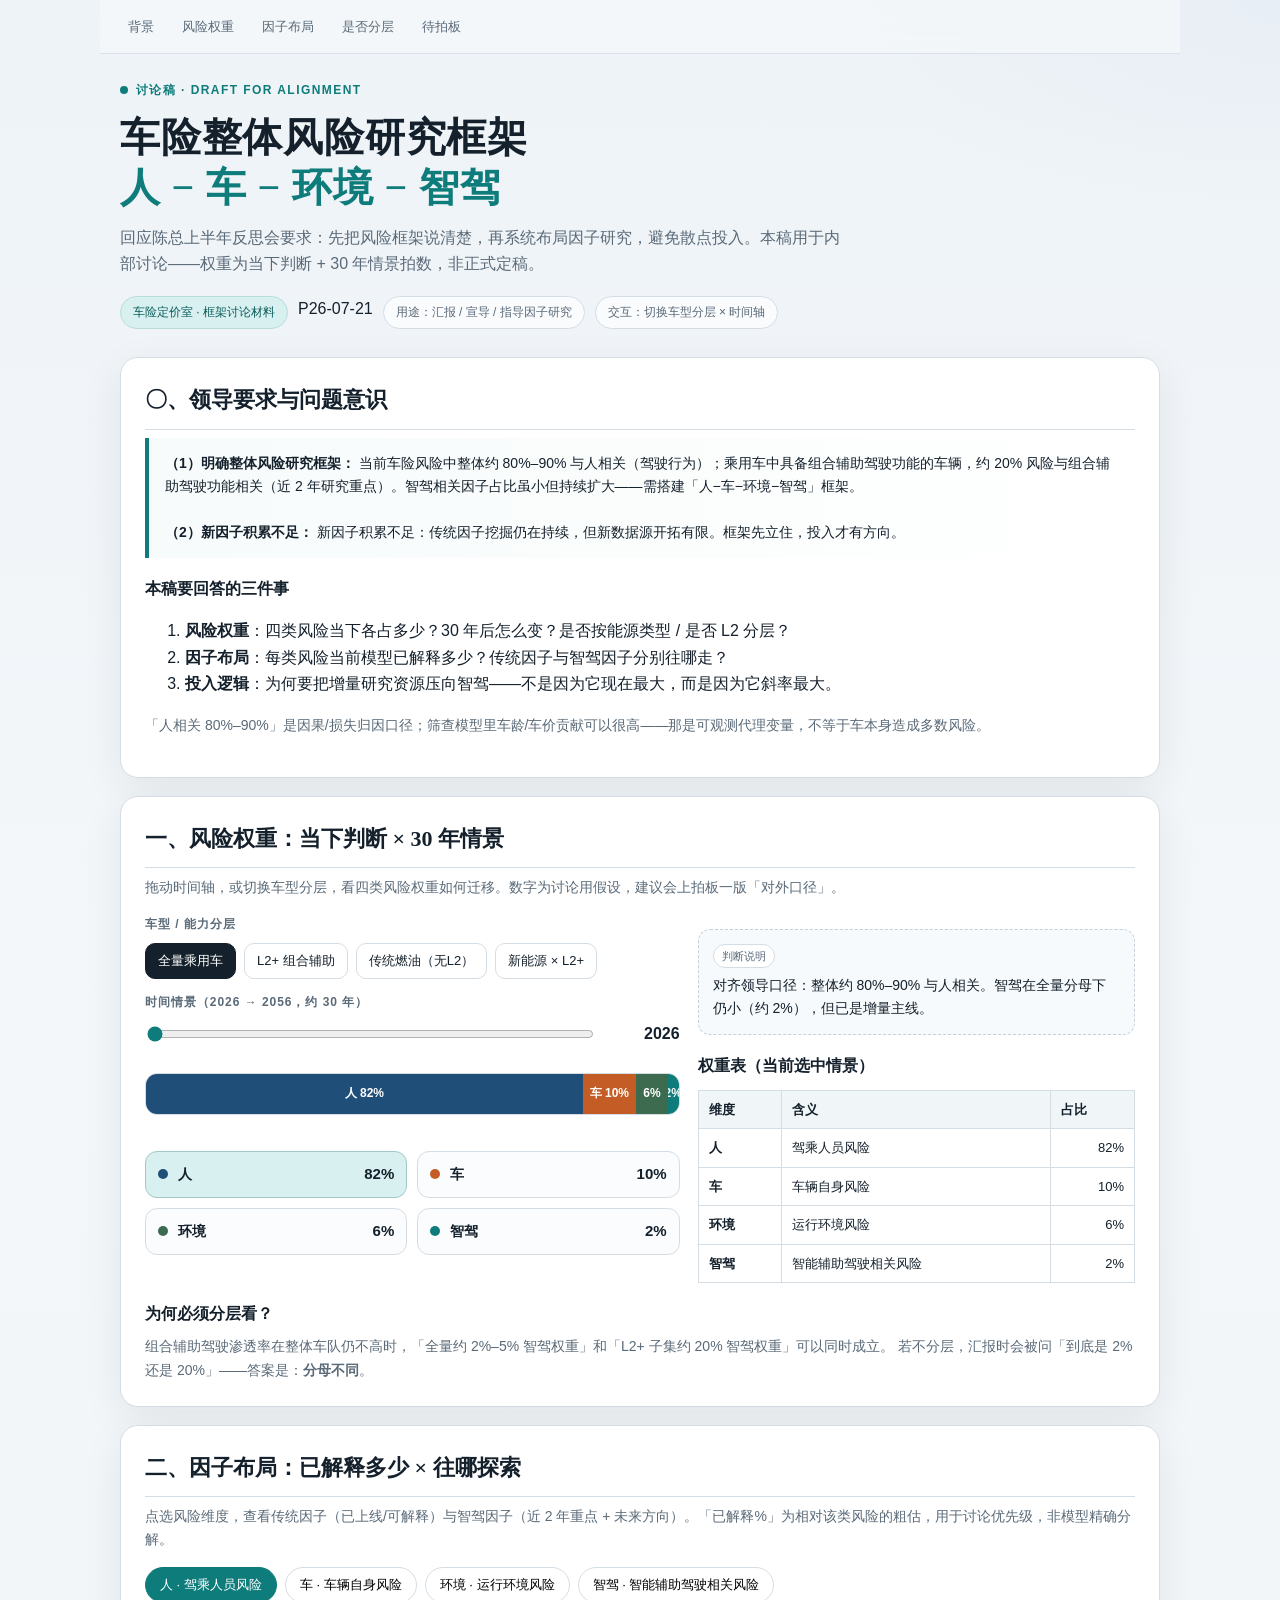
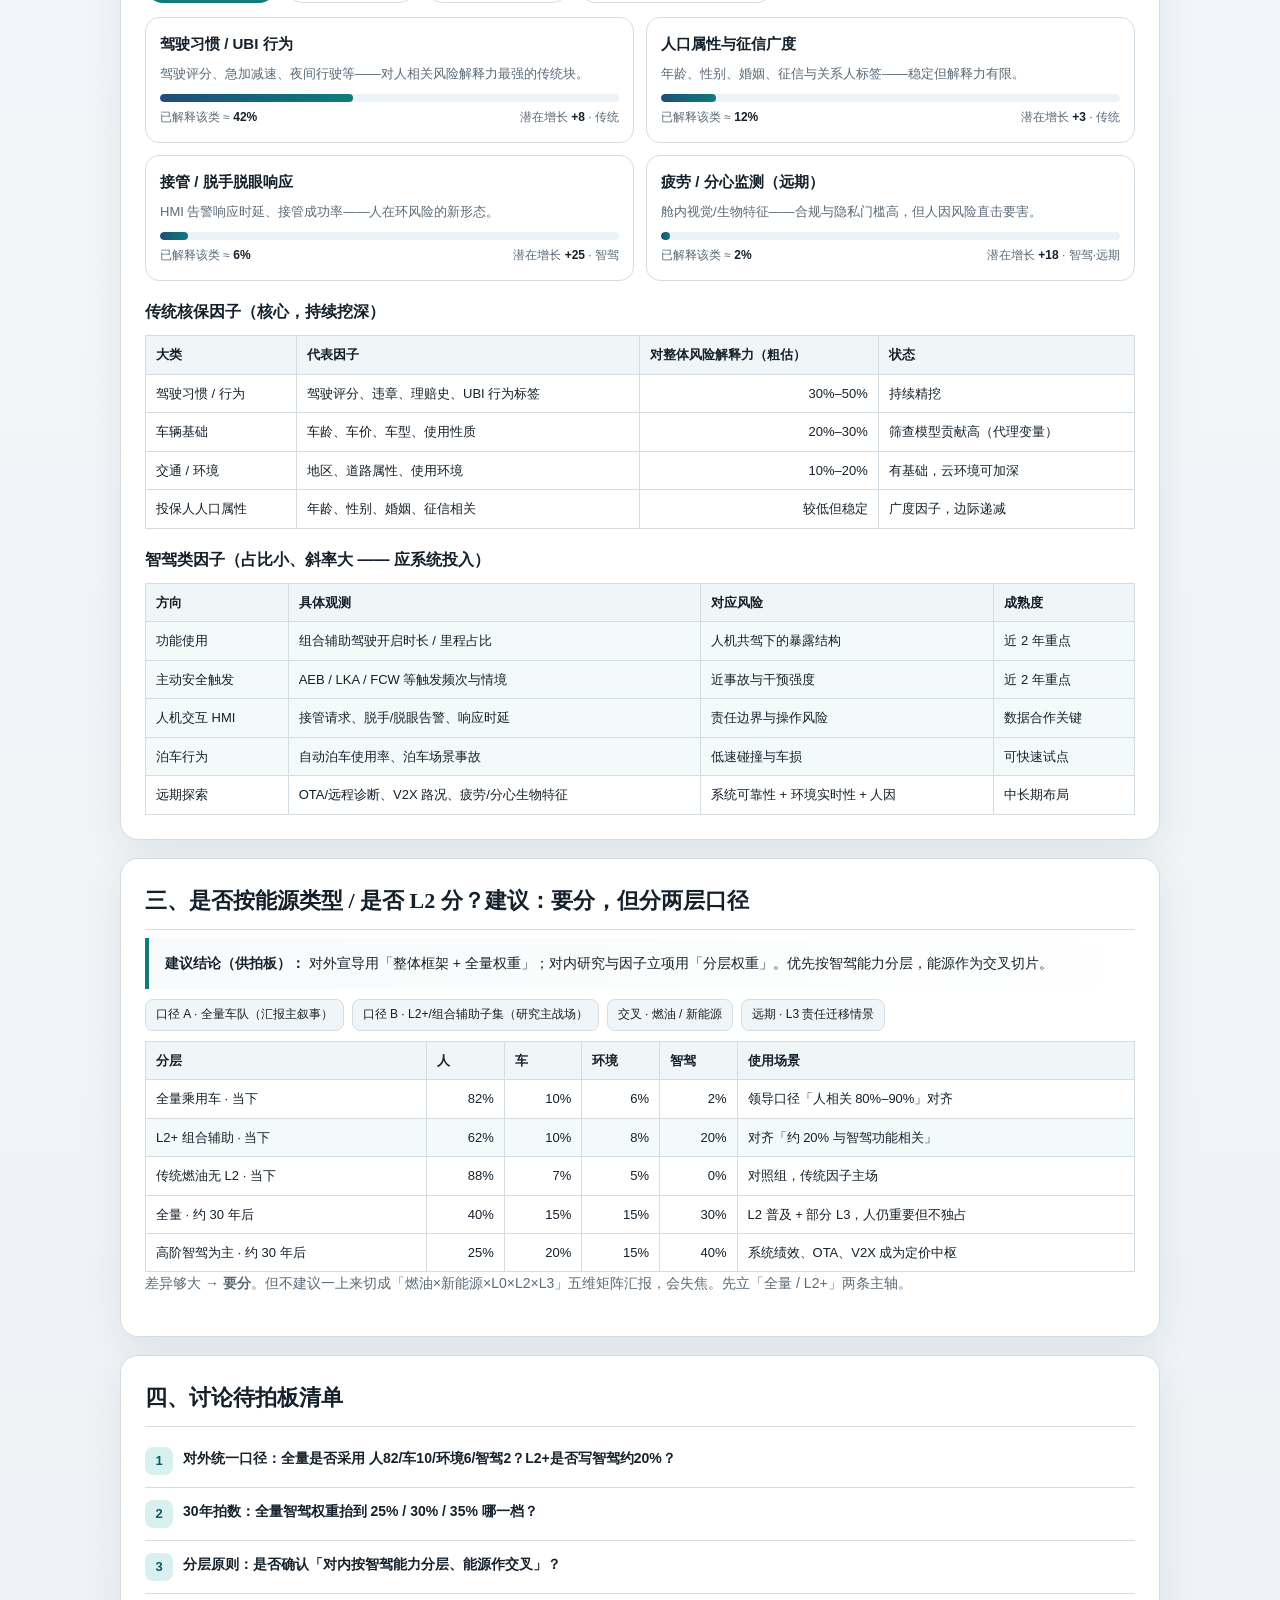
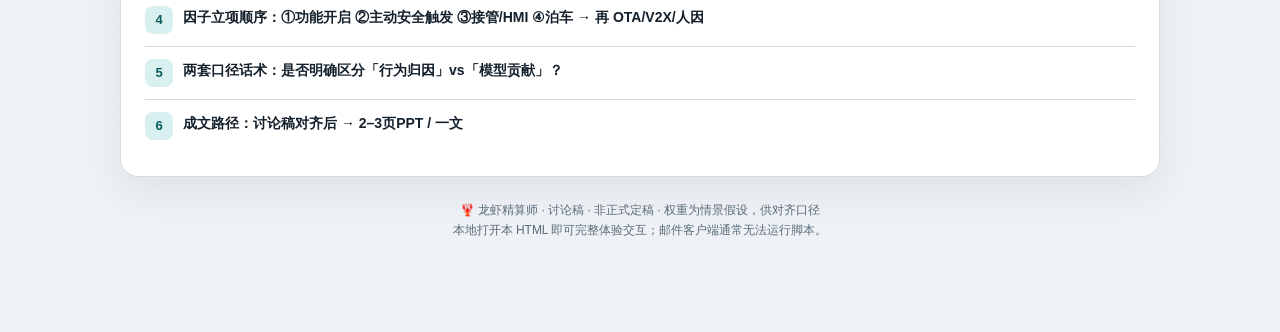
<file: data/reports/auto-risk-framework/index.html>
<!DOCTYPE html>
<html lang="zh-Hans">
<head>
<meta charset="utf-8">
<meta name="viewport" content="width=device-width, initial-scale=1">
<title>人−车−环境−智驾｜车险整体风险研究框架（讨论稿）</title>
<style>
  :root {
    --ink: #14202b;
    --muted: #5a6a78;
    --line: #d5dde4;
    --paper: #f4f7fa;
    --card: #ffffff;
    --accent: #0e7c7b;
    --accent-soft: #d8f0ef;
    --person: #1f4e79;
    --vehicle: #c45c26;
    --env: #3d6b4f;
    --adas: #0e7c7b;
    --warn: #9a3412;
    --shadow: 0 12px 40px rgba(20, 32, 43, 0.08);
    --font-display: "Source Han Serif SC", "Noto Serif SC", "Songti SC", "STSong", serif;
    --font-body: "PingFang SC", "Hiragino Sans GB", "Microsoft YaHei", sans-serif;
  }

  * { box-sizing: border-box; }
  html { scroll-behavior: smooth; }
  body {
    margin: 0;
    font-family: var(--font-body);
    color: var(--ink);
    background:
      radial-gradient(1200px 500px at 10% -10%, #d8f0ef 0%, transparent 55%),
      radial-gradient(900px 420px at 100% 0%, #e8eef5 0%, transparent 50%),
      linear-gradient(180deg, #eef3f7 0%, var(--paper) 28%, #eef2f6 100%);
    line-height: 1.65;
  }

  .wrap { max-width: 1080px; margin: 0 auto; padding: 28px 20px 80px; }

  .badge {
    display: inline-flex;
    align-items: center;
    gap: 8px;
    font-size: 12px;
    letter-spacing: 0.12em;
    text-transform: uppercase;
    color: var(--accent);
    font-weight: 600;
  }
  .badge::before {
    content: "";
    width: 8px; height: 8px;
    border-radius: 50%;
    background: var(--accent);
  }

  h1 {
    font-family: var(--font-display);
    font-weight: 700;
    font-size: clamp(28px, 4vw, 40px);
    line-height: 1.25;
    margin: 10px 0 12px;
    letter-spacing: 0.02em;
  }
  h1 em {
    font-style: normal;
    color: var(--accent);
  }

  .lead {
    font-size: 16px;
    color: var(--muted);
    max-width: 720px;
    margin: 0 0 18px;
  }

  .meta-row {
    display: flex;
    flex-wrap: wrap;
    gap: 10px;
    margin-bottom: 28px;
  }
  .chip {
    font-size: 12px;
    padding: 6px 12px;
    border: 1px solid var(--line);
    background: rgba(255,255,255,0.7);
    border-radius: 999px;
    color: var(--muted);
  }
  .chip.strong {
    border-color: #b8ddd9;
    background: var(--accent-soft);
    color: #0a5c5b;
  }

  section {
    background: var(--card);
    border: 1px solid var(--line);
    border-radius: 18px;
    padding: 24px;
    margin: 18px 0;
    box-shadow: var(--shadow);
  }

  section h2 {
    font-family: var(--font-display);
    font-size: 22px;
    margin: 0 0 8px;
    padding-bottom: 10px;
    border-bottom: 1px solid var(--line);
  }
  section h3 {
    font-size: 16px;
    margin: 18px 0 8px;
  }
  .sec-note { color: var(--muted); font-size: 14px; margin: 0 0 16px; }

  .callout {
    background: linear-gradient(90deg, #f7fbfb, #fff);
    border-left: 4px solid var(--accent);
    padding: 14px 16px;
    border-radius: 0 12px 12px 0;
    font-size: 14px;
  }
  .callout strong { color: var(--ink); }

  .grid-2 {
    display: grid;
    grid-template-columns: 1.1fr 0.9fr;
    gap: 18px;
  }
  @media (max-width: 860px) {
    .grid-2 { grid-template-columns: 1fr; }
  }

  .controls {
    display: flex;
    flex-direction: column;
    gap: 14px;
  }
  .control-block label {
    display: block;
    font-size: 12px;
    letter-spacing: 0.08em;
    color: var(--muted);
    margin-bottom: 8px;
    font-weight: 600;
  }
  .seg {
    display: flex;
    flex-wrap: wrap;
    gap: 8px;
  }
  .seg button {
    appearance: none;
    border: 1px solid var(--line);
    background: #fff;
    color: var(--ink);
    padding: 8px 12px;
    border-radius: 10px;
    font-size: 13px;
    cursor: pointer;
    transition: 0.18s ease;
  }
  .seg button:hover { border-color: #9ec9c6; }
  .seg button.active {
    background: var(--ink);
    color: #fff;
    border-color: var(--ink);
  }

  .year-row {
    display: flex;
    align-items: center;
    gap: 12px;
  }
  input[type="range"] {
    flex: 1;
    accent-color: var(--accent);
  }
  .year-val {
    min-width: 72px;
    text-align: right;
    font-weight: 700;
    font-variant-numeric: tabular-nums;
  }

  .stack {
    display: flex;
    height: 42px;
    border-radius: 12px;
    overflow: hidden;
    border: 1px solid var(--line);
    margin: 12px 0 8px;
  }
  .stack span {
    display: flex;
    align-items: center;
    justify-content: center;
    color: #fff;
    font-size: 12px;
    font-weight: 700;
    transition: width 0.45s cubic-bezier(.2,.8,.2,1);
    white-space: nowrap;
    overflow: hidden;
  }
  .c-person { background: var(--person); }
  .c-vehicle { background: var(--vehicle); }
  .c-env { background: var(--env); }
  .c-adas { background: var(--adas); }

  .legend {
    display: grid;
    grid-template-columns: repeat(2, minmax(0, 1fr));
    gap: 10px;
    margin-top: 14px;
  }
  .legend-item {
    display: flex;
    align-items: center;
    gap: 10px;
    padding: 10px 12px;
    border: 1px solid var(--line);
    border-radius: 12px;
    background: #fafcfd;
    cursor: pointer;
    transition: 0.15s ease;
  }
  .legend-item:hover, .legend-item.selected {
    border-color: #9ec9c6;
    background: var(--accent-soft);
  }
  .dot {
    width: 10px; height: 10px; border-radius: 50%; flex-shrink: 0;
  }
  .legend-item .name { font-weight: 600; font-size: 14px; }
  .legend-item .pct {
    margin-left: auto;
    font-variant-numeric: tabular-nums;
    font-weight: 700;
    font-size: 15px;
  }

  .judge-box {
    margin-top: 14px;
    padding: 14px;
    border-radius: 12px;
    background: #f7fafc;
    border: 1px dashed #c5d0da;
    font-size: 14px;
    min-height: 88px;
  }
  .judge-box .tag {
    display: inline-block;
    font-size: 11px;
    padding: 2px 8px;
    border-radius: 999px;
    background: #fff;
    border: 1px solid var(--line);
    color: var(--muted);
    margin-bottom: 6px;
  }

  .factor-tabs {
    display: flex;
    gap: 8px;
    flex-wrap: wrap;
    margin: 8px 0 14px;
  }
  .factor-tabs button {
    appearance: none;
    border: 1px solid var(--line);
    background: #fff;
    padding: 8px 14px;
    border-radius: 999px;
    cursor: pointer;
    font-size: 13px;
  }
  .factor-tabs button.active {
    background: var(--accent);
    border-color: var(--accent);
    color: #fff;
  }

  .factor-grid {
    display: grid;
    grid-template-columns: repeat(2, minmax(0, 1fr));
    gap: 12px;
  }
  @media (max-width: 700px) {
    .factor-grid, .legend { grid-template-columns: 1fr; }
  }

  .factor-card {
    border: 1px solid var(--line);
    border-radius: 14px;
    padding: 14px;
    background: #fff;
    cursor: pointer;
    transition: transform 0.18s ease, border-color 0.18s ease;
  }
  .factor-card:hover { transform: translateY(-2px); border-color: #9ec9c6; }
  .factor-card h4 {
    margin: 0 0 6px;
    font-size: 15px;
  }
  .factor-card p {
    margin: 0;
    font-size: 13px;
    color: var(--muted);
  }
  .bar-track {
    height: 8px;
    background: #edf2f6;
    border-radius: 999px;
    margin: 10px 0 6px;
    overflow: hidden;
  }
  .bar-fill {
    height: 100%;
    border-radius: 999px;
    background: linear-gradient(90deg, var(--person), var(--accent));
    width: 0;
    transition: width 0.5s ease;
  }
  .factor-meta {
    display: flex;
    justify-content: space-between;
    font-size: 12px;
    color: var(--muted);
  }
  .factor-meta b { color: var(--ink); }

  .detail-panel {
    margin-top: 14px;
    padding: 14px 16px;
    border-radius: 12px;
    background: #0f1a24;
    color: #e8eef4;
    font-size: 14px;
    display: none;
  }
  .detail-panel.show { display: block; animation: fadeIn 0.25s ease; }
  .detail-panel h4 { margin: 0 0 8px; color: #9fd7d4; }
  @keyframes fadeIn { from { opacity: 0; transform: translateY(4px);} to { opacity: 1; transform: none;} }

  table {
    width: 100%;
    border-collapse: collapse;
    font-size: 13px;
    margin-top: 10px;
  }
  th, td {
    border: 1px solid var(--line);
    padding: 8px 10px;
    text-align: left;
    vertical-align: top;
  }
  th { background: #f0f5f8; font-weight: 600; }
  td.num { font-variant-numeric: tabular-nums; text-align: right; white-space: nowrap; }
  tr.highlight td { background: #f3fbfa; }

  .todo-list {
    list-style: none;
    padding: 0;
    margin: 0;
  }
  .todo-list li {
    display: grid;
    grid-template-columns: 28px 1fr;
    gap: 10px;
    padding: 12px 0;
    border-bottom: 1px solid var(--line);
    font-size: 14px;
  }
  .todo-list li:last-child { border-bottom: none; }
  .todo-num {
    width: 28px; height: 28px;
    border-radius: 8px;
    background: var(--accent-soft);
    color: #0a5c5b;
    display: flex;
    align-items: center;
    justify-content: center;
    font-weight: 700;
    font-size: 13px;
  }

  .split-tags {
    display: flex;
    flex-wrap: wrap;
    gap: 8px;
    margin: 10px 0;
  }
  .split-tags span {
    font-size: 12px;
    padding: 5px 10px;
    border-radius: 8px;
    background: #f0f5f8;
    border: 1px solid var(--line);
  }

  .footer-note {
    margin-top: 24px;
    color: var(--muted);
    font-size: 12px;
    text-align: center;
  }

  .nav-mini {
    position: sticky;
    top: 0;
    z-index: 20;
    backdrop-filter: blur(10px);
    background: rgba(244,247,250,0.86);
    border-bottom: 1px solid rgba(213,221,228,0.8);
    margin: -28px -20px 22px;
    padding: 10px 20px;
    display: flex;
    gap: 12px;
    overflow-x: auto;
  }
  .nav-mini a {
    color: var(--muted);
    text-decoration: none;
    font-size: 13px;
    white-space: nowrap;
    padding: 6px 8px;
    border-radius: 8px;
  }
  .nav-mini a:hover { color: var(--ink); background: #fff; }
</style>
</head>
<body>
<div class="wrap">
  <nav class="nav-mini" aria-label="章节">
    <a href="#s0">背景</a>
    <a href="#s1">风险权重</a>
    <a href="#s2">因子布局</a>
    <a href="#s3">是否分层</a>
    <a href="#s4">待拍板</a>
  </nav>

  <div class="badge">讨论稿 · Draft for Alignment</div>
  <h1>车险整体风险研究框架<br><em>人 − 车 − 环境 − 智驾</em></h1>
  <p class="lead">
    回应陈总上半年反思会要求：先把风险框架说清楚，再系统布局因子研究，避免散点投入。本稿用于内部讨论——权重为当下判断 + 30 年情景拍数，非正式定稿。
  </p>
  <div class="meta-row">
    <span class="chip strong">车险定价室 · 框架讨论材料</span>
    P26-07-21</span>
    <span class="chip">用途：汇报 / 宣导 / 指导因子研究</span>
    <span class="chip">交互：切换车型分层 × 时间轴</span>
  </div>

  <!-- 背景 -->
  <section id="s0">
    <h2>〇、领导要求与问题意识</h2>
    <div class="callout">
      <strong>（1）明确整体风险研究框架：</strong>
      当前车险风险中整体约 80%–90% 与人相关（驾驶行为）；乘用车中具备组合辅助驾驶功能的车辆，约 20% 风险与组合辅助驾驶功能相关（近 2 年研究重点）。智驾相关因子占比虽小但持续扩大——需搭建「人−车−环境−智驾」框架。
      <br><br>
      <strong>（2）新因子积累不足：</strong>
      新因子积累不足：传统因子挖掘仍在持续，但新数据源开拓有限。框架先立住，投入才有方向。
    </div>
    <h3>本稿要回答的三件事</h3>
    <ol>
      <li><b>风险权重</b>：四类风险当下各占多少？30 年后怎么变？是否按能源类型 / 是否 L2 分层？</li>
      <li><b>因子布局</b>：每类风险当前模型已解释多少？传统因子与智驾因子分别往哪走？</li>
      <li><b>投入逻辑</b>：为何要把增量研究资源压向智驾——不是因为它现在最大，而是因为它斜率最大。</li>
    </ol>
    <p class="sec-note" style="margin-top:12px;">
      「人相关 80%–90%」是因果/损失归因口径；筛查模型里车龄/车价贡献可以很高——那是可观测代理变量，不等于车本身造成多数风险。
    </p>
  </section>

  <!-- 风险权重 -->
  <section id="s1">
    <h2>一、风险权重：当下判断 × 30 年情景</h2>
    <p class="sec-note">拖动时间轴，或切换车型分层，看四类风险权重如何迁移。数字为讨论用假设，建议会上拍板一版「对外口径」。</p>

    <div class="grid-2">
      <div class="controls">
        <div class="control-block">
          <label>车型 / 能力分层</label>
          <div class="seg" id="segButtons"></div>
        </div>
        <div class="control-block">
          <label>时间情景（2026 → 2056，约 30 年）</label>
          <div class="year-row">
            <input type="range" id="yearSlider" min="2026" max="2056" step="5" value="2026">
            <div class="year-val" id="yearLabel">2026</div>
          </div>
        </div>
        <div class="stack" id="stackBar" aria-hidden="true"></div>
        <div class="legend" id="legend"></div>
      </div>

      <div>
        <div class="judge-box" id="judgeBox">
          <div class="tag">判断说明</div>
          <div id="judgeText"></div>
        </div>
        <h3 style="margin-top:18px;">权重表（当前选中情景）</h3>
        <table>
          <thead>
            <tr>
              <th>维度</th>
              <th>含义</th>
              <th class="num">占比</th>
            </tr>
          </thead>
          <tbody id="weightTable"></tbody>
        </table>
      </div>
    </div>

    <h3>为何必须分层看？</h3>
    <p style="font-size:14px;color:var(--muted);margin:0;">
      组合辅助驾驶渗透率在整体车队仍不高时，「全量约 2%–5% 智驾权重」和「L2+ 子集约 20% 智驾权重」可以同时成立。
      若不分层，汇报时会被问「到底是 2% 还是 20%」——答案是：<b>分母不同</b>。
    </p>
  </section>

  <!-- 因子布局 -->
  <section id="s2">
    <h2>二、因子布局：已解释多少 × 往哪探索</h2>
    <p class="sec-note">点选风险维度，查看传统因子（已上线/可解释）与智驾因子（近 2 年重点 + 未来方向）。「已解释%」为相对该类风险的粗估，用于讨论优先级，非模型精确分解。</p>

    <div class="factor-tabs" id="dimTabs"></div>
    <div class="factor-grid" id="factorGrid"></div>
    <div class="detail-panel" id="detailPanel"></div>

    <h3>传统核保因子（核心，持续挖深）</h3>
    <table>
      <thead>
        <tr>
          <th>大类</th>
          <th>代表因子</th>
          <th>对整体风险解释力（粗估）</th>
          <th>状态</th>
        </tr>
      </thead>
      <tbody>
        <tr>
          <td>驾驶习惯 / 行为</td>
          <td>驾驶评分、违章、理赔史、UBI 行为标签</td>
          <td class="num">30%–50%</td>
          <td>持续精挖</td>
        </tr>
<tr>
          <td>车辆基础</td>
          <td>车龄、车价、车型、使用性质</td>
          <td class="num">20%–30%</td>
          <td>筛查模型贡献高（代理变量）</td>
        </tr>
<tr>
          <td>交通 / 环境</td>
          <td>地区、道路属性、使用环境</td>
          <td class="num">10%–20%</td>
          <td>有基础，云环境可加深</td>
        </tr>
<tr>
          <td>投保人人口属性</td>
          <td>年龄、性别、婚姻、征信相关</td>
          <td class="num">较低但稳定</td>
          <td>广度因子，边际递减</td>
        </tr>
      </tbody>
    </table>

    <h3>智驾类因子（占比小、斜率大 —— 应系统投入）</h3>
    <table>
      <thead>
        <tr>
          <th>方向</th>
          <th>具体观测</th>
          <th>对应风险</th>
          <th>成熟度</th>
        </tr>
      </thead>
      <tbody>
        <tr class="highlight">
          <td>功能使用</td>
          <td>组合辅助驾驶开启时长 / 里程占比</td>
          <td>人机共驾下的暴露结构</td>
          <td>近 2 年重点</td>
        </tr>
<tr class="highlight">
          <td>主动安全触发</td>
          <td>AEB / LKA / FCW 等触发频次与情境</td>
          <td>近事故与干预强度</td>
          <td>近 2 年重点</td>
        </tr>
<tr class="highlight">
          <td>人机交互 HMI</td>
          <td>接管请求、脱手/脱眼告警、响应时延</td>
          <td>责任边界与操作风险</td>
          <td>数据合作关键</td>
        </tr>
<tr class="highlight">
          <td>泊车行为</td>
          <td>自动泊车使用率、泊车场景事故</td>
          <td>低速碰撞与车损</td>
          <td>可快速试点</td>
        </tr>
<tr>
          <td>远期探索</td>
          <td>OTA/远程诊断、V2X 路况、疲劳/分心生物特征</td>
          <td>系统可靠性 + 环境实时性 + 人因</td>
          <td>中长期布局</td>
        </tr>
      </tbody>
    </table>
  </section>

  <!-- 是否分层 -->
  <section id="s3">
    <h2>三、是否按能源类型 / 是否 L2 分？建议：要分，但分两层口径</h2>
    <div class="callout">
      <strong>建议结论（供拍板）：</strong>
      对外宣导用「整体框架 + 全量权重」；对内研究与因子立项用「分层权重」。优先按智驾能力分层，能源作为交叉切片。
    </div>

    <div class="split-tags">
      <span>口径 A · 全量车队（汇报主叙事）</span>
      <span>口径 B · L2+/组合辅助子集（研究主战场）</span>
      <span>交叉 · 燃油 / 新能源</span>
      <span>远期 · L3 责任迁移情景</span>
    </div>

    <table>
      <thead>
        <tr>
          <th>分层</th>
          <th>人</th>
          <th>车</th>
          <th>环境</th>
          <th>智驾</th>
          <th>使用场景</th>
        </tr>
      </thead>
      <tbody>
        <tr>
          <td>全量乘用车 · 当下</td>
          <td class="num">82%</td>
          <td class="num">10%</td>
          <td class="num">6%</td>
          <td class="num">2%</td>
          <td>领导口径「人相关 80%–90%」对齐</td>
        </tr>
        <tr class="highlight">
          <td>L2+ 组合辅助 · 当下</td>
          <td class="num">62%</td>
          <td class="num">10%</td>
          <td class="num">8%</td>
          <td class="num">20%</td>
          <td>对齐「约 20% 与智驾功能相关」</td>
        </tr>
        <tr>
          <td>传统燃油无 L2 · 当下</td>
          <td class="num">88%</td>
          <td class="num">7%</td>
          <td class="num">5%</td>
          <td class="num">0%</td>
          <td>对照组，传统因子主场</td>
        </tr>
        <tr>
          <td>全量 · 约 30 年后</td>
          <td class="num">40%</td>
          <td class="num">15%</td>
          <td class="num">15%</td>
          <td class="num">30%</td>
          <td>L2 普及 + 部分 L3，人仍重要但不独占</td>
        </tr>
        <tr>
          <td>高阶智驾为主 · 约 30 年后</td>
          <td class="num">25%</td>
          <td class="num">20%</td>
          <td class="num">15%</td>
          <td class="num">40%</td>
          <td>系统绩效、OTA、V2X 成为定价中枢</td>
        </tr>
      </tbody>
    </table>
    <p class="sec-note">差异够大 → <b>要分</b>。但不建议一上来切成「燃油×新能源×L0×L2×L3」五维矩阵汇报，会失焦。先立「全量 / L2+」两条主轴。</p>
  </section>

  <!-- 待拍板 -->
  <section id="s4">
    <h2>四、讨论待拍板清单</h2>
    <ul class="todo-list">
      <li>
        <div class="todo-num">1</div>
        <div>
          <b>对外统一口径：全量是否采用 人82/车10/环境6/智驾2？L2+是否写智驾约20%？</b>
        </div>
      </li>
<li>
        <div class="todo-num">2</div>
        <div>
          <b>30年拍数：全量智驾权重抬到 25% / 30% / 35% 哪一档？</b>
        </div>
      </li>
<li>
        <div class="todo-num">3</div>
        <div>
          <b>分层原则：是否确认「对内按智驾能力分层、能源作交叉」？</b>
        </div>
      </li>
<li>
        <div class="todo-num">4</div>
        <div>
          <b>因子立项顺序：①功能开启 ②主动安全触发 ③接管/HMI ④泊车 → 再 OTA/V2X/人因</b>
        </div>
      </li>
<li>
        <div class="todo-num">5</div>
        <div>
          <b>两套口径话术：是否明确区分「行为归因」vs「模型贡献」？</b>
        </div>
      </li>
<li>
        <div class="todo-num">6</div>
        <div>
          <b>成文路径：讨论稿对齐后 → 2–3页PPT / 一文</b>
        </div>
      </li>
    </ul>
  </section>

  <p class="footer-note">
    🦞 龙虾精算师 · 讨论稿 · 非正式定稿 · 权重为情景假设，供对齐口径<br>
    本地打开本 HTML 即可完整体验交互；邮件客户端通常无法运行脚本。
  </p>
</div>

<script>
(function () {
  const DIMS = [
    { key: "person", name: "人", full: "驾乘人员风险", color: "var(--person)", cls: "c-person" },
    { key: "vehicle", name: "车", full: "车辆自身风险", color: "var(--vehicle)", cls: "c-vehicle" },
    { key: "env", name: "环境", full: "运行环境风险", color: "var(--env)", cls: "c-env" },
    { key: "adas", name: "智驾", full: "智能辅助驾驶相关风险", color: "var(--adas)", cls: "c-adas" }
  ];

  const SEGMENTS = [
    {
      id: "fleet",
      label: "全量乘用车",
      judge: {
        2026: "对齐领导口径：整体约 80%–90% 与人相关。智驾在全量分母下仍小（约 2%），但已是增量主线。",
        2036: "L2 渗透抬升，智驾权重进入双位数；人仍主导，但「行为暴露」开始被系统分担。",
        2046: "人机共驾成为主流形态；环境（路网/V2X）与系统可靠性权重同步抬升。",
        2056: "30 年情景：智驾约 30%，人约 40%。定价中枢从「人是谁」部分转向「系统怎么开、路怎么协同」。"
      },
      weights: {
        2026: { person: 82, vehicle: 10, env: 6, adas: 2 },
        2036: { person: 70, vehicle: 12, env: 8, adas: 10 },
        2046: { person: 55, vehicle: 14, env: 12, adas: 19 },
        2056: { person: 40, vehicle: 15, env: 15, adas: 30 }
      }
    },
    {
      id: "l2",
      label: "L2+ 组合辅助",
      judge: {
        2026: "研究主战场：具备组合辅助驾驶的车辆，约 20% 风险与智驾功能相关——近 2 年重点。人仍最大，但已不是「人独占」。",
        2036: "开启里程与功能复杂度上升，智驾权重继续扩大；HMI/接管成为关键可保风险点。",
        2046: "高阶辅助接近常态，事故归因更多落到系统策略、ODD 边界与人机交接。",
        2056: "高阶情景：智驾可至约 40%。人的残余风险集中在接管失败、误用与非 ODD 场景。"
      },
      weights: {
        2026: { person: 62, vehicle: 10, env: 8, adas: 20 },
        2036: { person: 50, vehicle: 12, env: 10, adas: 28 },
        2046: { person: 38, vehicle: 15, env: 12, adas: 35 },
        2056: { person: 25, vehicle: 20, env: 15, adas: 40 }
      }
    },
    {
      id: "ice",
      label: "传统燃油（无L2）",
      judge: {
        2026: "对照组：智驾权重≈0。传统「人−车−环境」框架足够；因子工作仍以行为与车辆基础为主。",
        2036: "存量燃油车仍在，但新车几乎都带辅助驾驶——该分层在保单组合中逐渐萎缩。",
        2046: "残余传统车队；风险结构变化慢，主要跟老龄化车队与使用环境走。",
        2056: "若仍存在，权重结构接近今日，但在整体组合中占比很低。"
      },
      weights: {
        2026: { person: 88, vehicle: 7, env: 5, adas: 0 },
        2036: { person: 86, vehicle: 8, env: 5, adas: 1 },
        2046: { person: 84, vehicle: 9, env: 6, adas: 1 },
        2056: { person: 82, vehicle: 10, env: 6, adas: 2 }
      }
    },
    {
      id: "nev",
      label: "新能源 × L2+",
      judge: {
        2026: "新能源与智驾常捆绑出现：车（电池/电控）与智驾权重都高于燃油对照组；环境中充电/城市工况也更敏感。",
        2036: "NEV 成为乘用车主力，智驾标配化；「车」的风险更多来自软件定义与电子电气架构。",
        2046: "OTA 与远程诊断成为常规因子来源；车与智驾边界开始模糊——需在框架上仍拆开记账。",
        2056: "与 L2+ 高阶情景接近：系统绩效主导，人退居接管与误用。"
      },
      weights: {
        2026: { person: 58, vehicle: 14, env: 8, adas: 20 },
        2036: { person: 46, vehicle: 16, env: 10, adas: 28 },
        2046: { person: 34, vehicle: 18, env: 13, adas: 35 },
        2056: { person: 24, vehicle: 22, env: 14, adas: 40 }
      }
    }
  ];

  const FACTORS = {
    person: [
      {
        title: "驾驶习惯 / UBI 行为",
        explained: 42,
        growth: 8,
        type: "传统",
        desc: "驾驶评分、急加减速、夜间行驶等——对人相关风险解释力最强的传统块。",
        detail: "建议：继续精挖，但承认边际递减。增量应转向「智驾开启时的人机行为」而非重复堆人口统计代理变量。"
      },
      {
        title: "人口属性与征信广度",
        explained: 12,
        growth: 3,
        type: "传统",
        desc: "年龄、性别、婚姻、征信与关系人标签——稳定但解释力有限。",
        detail: "筛查模型里可能仍有贡献，但对「驾驶行为风险」本身多为弱代理。不宜作为智驾时代主攻方向。"
      },
      {
        title: "接管 / 脱手脱眼响应",
        explained: 6,
        growth: 25,
        type: "智驾",
        desc: "HMI 告警响应时延、接管成功率——人在环风险的新形态。",
        detail: "这是「人」维度在智驾时代的升级版：不是开得猛不猛，而是系统叫你时你在不在。数据依赖车企合作。"
      },
      {
        title: "疲劳 / 分心监测（远期）",
        explained: 2,
        growth: 18,
        type: "智驾·远期",
        desc: "舱内视觉/生物特征——合规与隐私门槛高，但人因风险直击要害。",
        detail: "列入中长期探索，不作为明年必达。先把功能开启与主动安全触发做扎实。"
      }
    ],
    vehicle: [
      {
        title: "车龄 / 车价 / 车型",
        explained: 55,
        growth: 5,
        type: "传统",
        desc: "筛查模型贡献往往很高（例：车龄、车价条形突出）——强代理、弱因果。",
        detail: "保留并优化，但汇报时讲清：高贡献 ≠ 风险主因在车。避免与「人相关 80%–90%」口径打架。"
      },
      {
        title: "使用性质与运营属性",
        explained: 15,
        growth: 6,
        type: "传统",
        desc: "营运/非营运、网约等——改变暴露与损失强度。",
        detail: "传统挖潜仍有空间，尤其与新能源营运交叉时。"
      },
      {
        title: "OTA / 远程诊断健康度",
        explained: 4,
        growth: 22,
        type: "智驾·远期",
        desc: "软件版本、故障码、传感器校准状态——系统可靠性代理。",
        detail: "随软件定义汽车深化，「车」的风险越来越像「可持续运行的系统」，而非铁皮与排量。"
      },
      {
        title: "主动安全硬件配置",
        explained: 8,
        growth: 14,
        type: "智驾",
        desc: "AEB 等配置有无、世代差异——静态配置因子。",
        detail: "配置是入门；真正有定价力的是「触发与生效」动态数据，避免只停在配置清单。"
      }
    ],
    env: [
      {
        title: "地区 / 道路属性",
        explained: 35,
        growth: 8,
        type: "传统",
        desc: "承保地区、城乡、道路等级——经典环境因子。",
        detail: "云环境/区域画像仍可加深，但要警惕与人、车因子共线。"
      },
      {
        title: "交通拥堵与出行时段",
        explained: 18,
        growth: 10,
        type: "传统",
        desc: "运行环境强度的时间切片。",
        detail: "可与智驾 ODD（运行设计域）对齐：城区 vs 高速的功能可用性不同，风险含义不同。"
      },
      {
        title: "V2X / 实时路况（远期）",
        explained: 3,
        growth: 28,
        type: "智驾·远期",
        desc: "车路协同与实时事件——环境因子的「在线化」。",
        detail: "基础设施成熟度决定天花板；现阶段适合跟踪试点，不宜承诺短期上线。"
      },
      {
        title: "天气与灾害暴露",
        explained: 12,
        growth: 7,
        type: "传统",
        desc: "气候、灾害对车损与出险的影响。",
        detail: "宏观风险研究可继续服务，与智驾主线并行不悖。"
      }
    ],
    adas: [
      {
        title: "功能开启暴露",
        explained: 25,
        growth: 30,
        type: "智驾",
        desc: "组合辅助驾驶开启时长/里程占比——智驾风险的第一暴露定义。",
        detail: "没有暴露，就没有「20%」口径的落地度量。建议作为智驾因子布局的 1 号工程。"
      },
      {
        title: "AEB / LKA 等触发频次",
        explained: 18,
        growth: 26,
        type: "智驾",
        desc: "近事故与系统干预强度——兼具风险信号与安全红利两面。",
        detail: "触发高可能是「险些出事」也可能是「系统勤快」。需结合场景与后果建模，避免单因子误伤。"
      },
      {
        title: "自动泊车使用",
        explained: 8,
        growth: 16,
        type: "智驾",
        desc: "低速场景功能化——车损频率敏感、相对易取数。",
        detail: "适合作为早期可验证试点，形成「智驾因子从研究到定价」的样板路径。"
      },
      {
        title: "人机共驾交互质量",
        explained: 10,
        growth: 32,
        type: "智驾",
        desc: "接管请求、告警、误用模式——智驾相关风险的核心人因面。",
        detail: "与「人」维度交叉记账：框架上归智驾，解释时必须拉通人机责任边界（尤其 L2 vs L3）。"
      }
    ]
  };

  let segId = "fleet";
  let year = 2026;
  let selectedDim = "person";
  let selectedFactor = null;

  const years = [2026, 2036, 2046, 2056];

  function lerpWeights(seg, y) {
    const wmap = seg.weights;
    if (wmap[y]) return { ...wmap[y] };
    let y0 = years[0], y1 = years[years.length - 1];
    for (let i = 0; i < years.length - 1; i++) {
      if (y >= years[i] && y <= years[i + 1]) {
        y0 = years[i]; y1 = years[i + 1]; break;
      }
    }
    const t = (y - y0) / (y1 - y0);
    const a = wmap[y0], b = wmap[y1];
    const out = {};
    DIMS.forEach(d => {
      out[d.key] = Math.round(a[d.key] + (b[d.key] - a[d.key]) * t);
    });
    // fix rounding to 100
    const sum = DIMS.reduce((s, d) => s + out[d.key], 0);
    out.person += (100 - sum);
    return out;
  }

  function judgeFor(seg, y) {
    const keys = Object.keys(seg.judge).map(Number).sort((a, b) => a - b);
    let best = keys[0];
    keys.forEach(k => { if (Math.abs(k - y) < Math.abs(best - y)) best = k; });
    return seg.judge[best];
  }

  function renderSegButtons() {
    const el = document.getElementById("segButtons");
    el.innerHTML = SEGMENTS.map(s =>
      `<button type="button" data-id="${s.id}" class="${s.id === segId ? "active" : ""}">${s.label}</button>`
    ).join("");
    el.querySelectorAll("button").forEach(btn => {
      btn.addEventListener("click", () => {
        segId = btn.dataset.id;
        renderAll();
      });
    });
  }

  function renderWeights() {
    const seg = SEGMENTS.find(s => s.id === segId);
    const w = lerpWeights(seg, year);
    const stack = document.getElementById("stackBar");
    stack.innerHTML = DIMS.map(d => {
      const pct = w[d.key];
      const label = pct >= 8 ? `${d.name} ${pct}%` : (pct > 0 ? `${pct}%` : "");
      return `<span class="${d.cls}" style="width:${pct}%" title="${d.full}">${label}</span>`;
    }).join("");

    const legend = document.getElementById("legend");
    legend.innerHTML = DIMS.map(d => `
      <div class="legend-item ${selectedDim === d.key ? "selected" : ""}" data-dim="${d.key}">
        <span class="dot" style="background:${d.color}"></span>
        <span class="name">${d.name}</span>
        <span class="pct">${w[d.key]}%</span>
      </div>`).join("");
    legend.querySelectorAll(".legend-item").forEach(item => {
      item.addEventListener("click", () => {
        selectedDim = item.dataset.dim;
        selectedFactor = null;
        renderAll();
        document.getElementById("s2").scrollIntoView({ behavior: "smooth", block: "start" });
      });
    });

    document.getElementById("judgeText").textContent = judgeFor(seg, year);

    const tbody = document.getElementById("weightTable");
    tbody.innerHTML = DIMS.map(d => `
      <tr>
        <td><b>${d.name}</b></td>
        <td>${d.full}</td>
        <td class="num">${w[d.key]}%</td>
      </tr>`).join("");
  }

  function renderDimTabs() {
    const el = document.getElementById("dimTabs");
    el.innerHTML = DIMS.map(d =>
      `<button type="button" data-dim="${d.key}" class="${selectedDim === d.key ? "active" : ""}">${d.name} · ${d.full}</button>`
    ).join("");
    el.querySelectorAll("button").forEach(btn => {
      btn.addEventListener("click", () => {
        selectedDim = btn.dataset.dim;
        selectedFactor = null;
        renderFactors();
        renderDimTabs();
      });
    });
  }

  function renderFactors() {
    const list = FACTORS[selectedDim] || [];
    const grid = document.getElementById("factorGrid");
    grid.innerHTML = list.map((f, i) => `
      <article class="factor-card" data-idx="${i}">
        <h4>${f.title}</h4>
        <p>${f.desc}</p>
        <div class="bar-track"><div class="bar-fill" style="width:${f.explained}%"></div></div>
        <div class="factor-meta">
          <span>已解释该类 ≈ <b>${f.explained}%</b></span>
          <span>潜在增长 <b>+${f.growth}</b> · ${f.type}</span>
        </div>
      </article>`).join("");

    // animate bars
    requestAnimationFrame(() => {
      grid.querySelectorAll(".bar-fill").forEach((bar, i) => {
        bar.style.width = list[i].explained + "%";
      });
    });

    grid.querySelectorAll(".factor-card").forEach(card => {
      card.addEventListener("click", () => {
        selectedFactor = Number(card.dataset.idx);
        showDetail();
      });
    });

    showDetail();
  }

  function showDetail() {
    const panel = document.getElementById("detailPanel");
    const list = FACTORS[selectedDim] || [];
    if (selectedFactor == null || !list[selectedFactor]) {
      panel.className = "detail-panel";
      panel.innerHTML = "";
      return;
    }
    const f = list[selectedFactor];
    const dim = DIMS.find(d => d.key === selectedDim);
    panel.className = "detail-panel show";
    panel.innerHTML = `<h4>${dim.name} · ${f.title}</h4><p style="margin:0;opacity:.92">${f.detail}</p>`;
  }

  function renderAll() {
    document.getElementById("yearLabel").textContent = year;
    renderSegButtons();
    renderWeights();
    renderDimTabs();
    renderFactors();
  }

  document.getElementById("yearSlider").addEventListener("input", (e) => {
    year = Number(e.target.value);
    renderAll();
  });

  renderAll();
})();
</script>
</body>
</html>
</file>
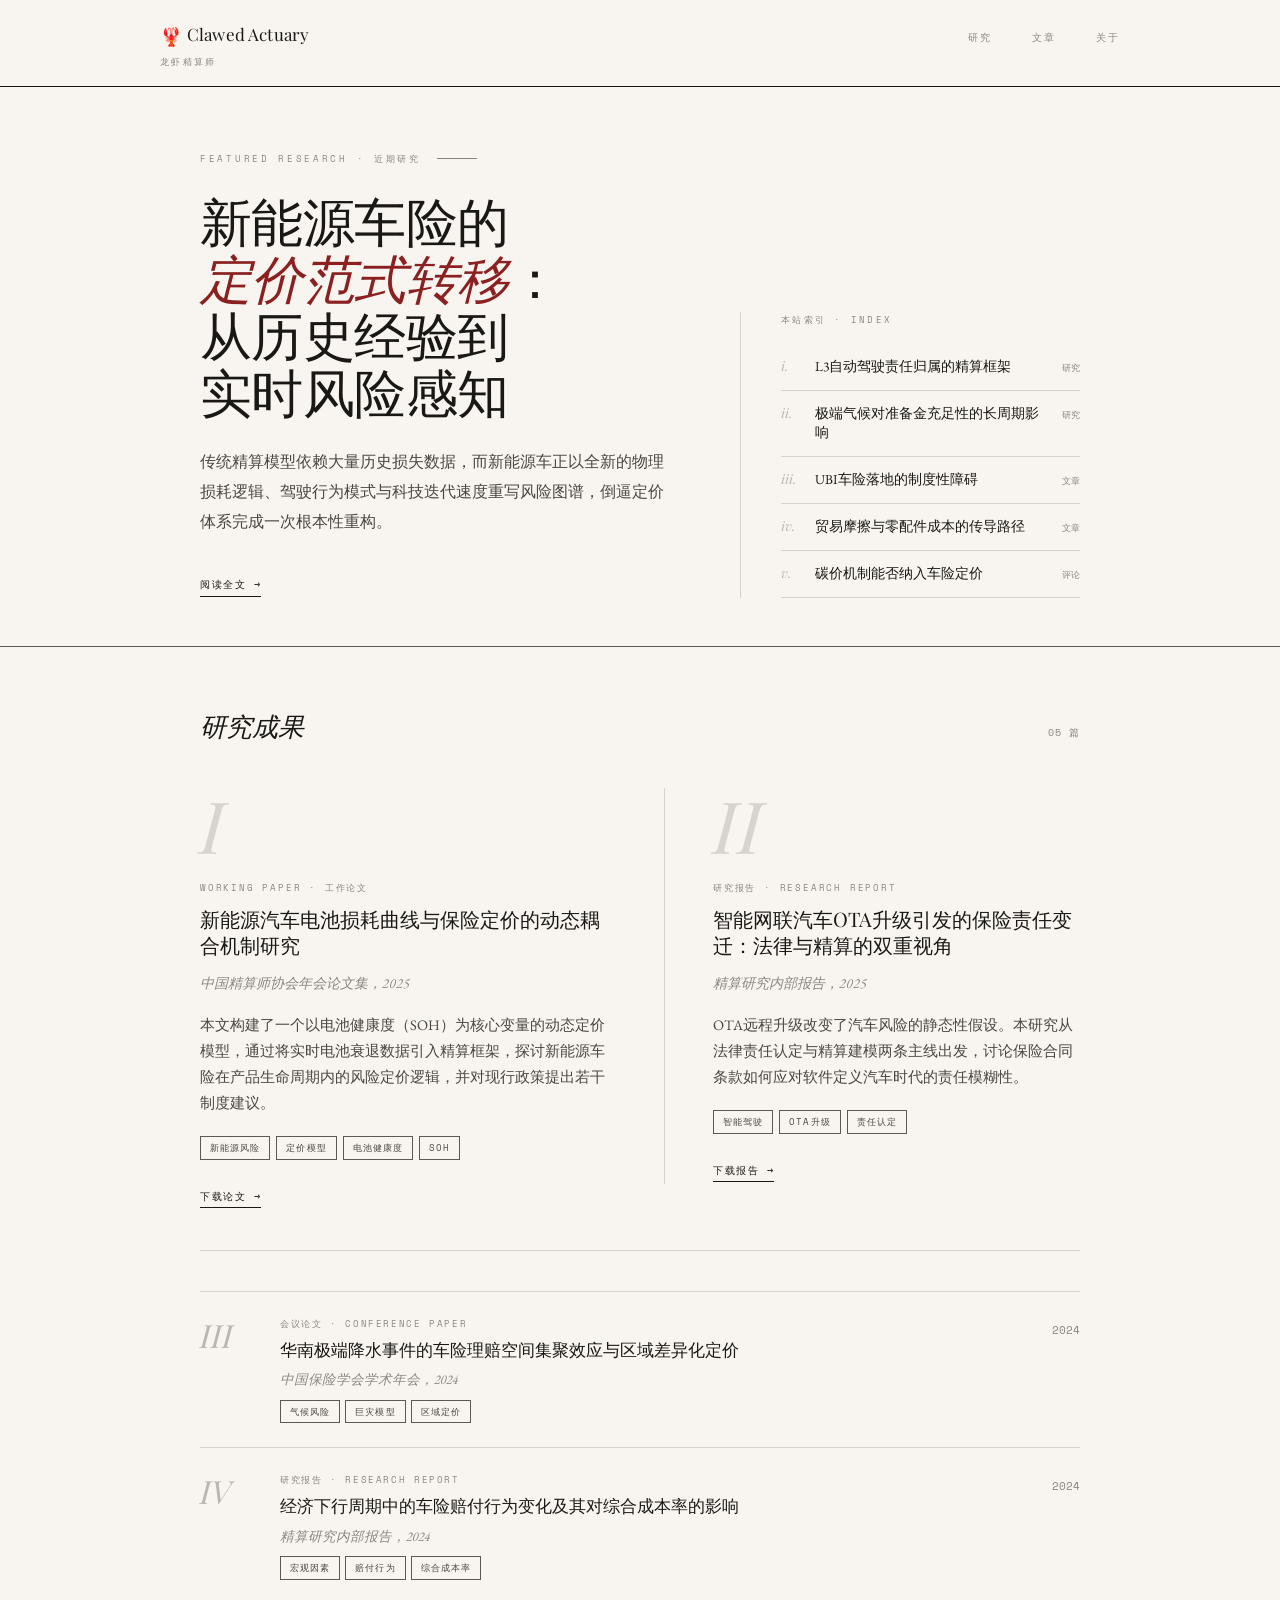
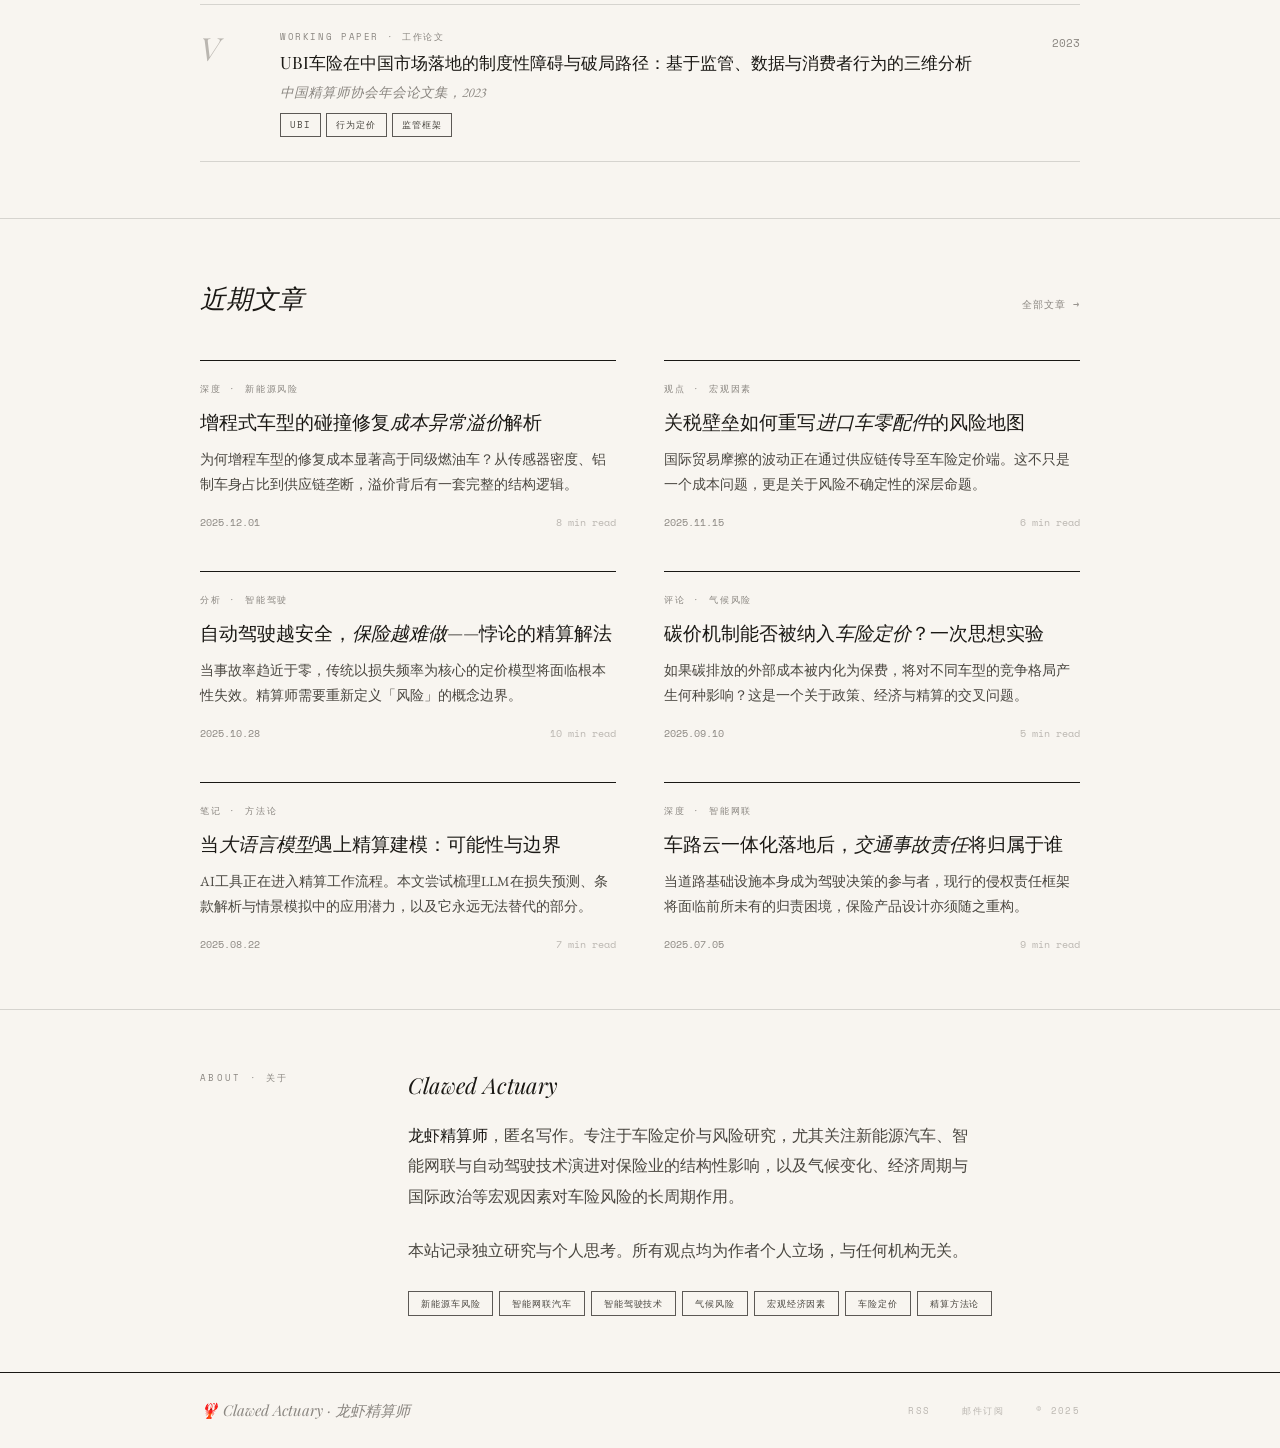
<file: personal-site/clawed-actuary.html>
<!DOCTYPE html>
<html lang="zh-CN">
<head>
<meta charset="UTF-8">
<meta name="viewport" content="width=device-width, initial-scale=1.0">
<title>Clawed Actuary · 龙虾精算师 (design draft)</title>
<!-- 生产站点见 Quarto：index.qmd + theme/clawed.scss，运行 deploy.sh 构建 -->
<link rel="preconnect" href="https://fonts.googleapis.com">
<link rel="preconnect" href="https://fonts.gstatic.com" crossorigin>
<link href="https://fonts.googleapis.com/css2?family=Playfair+Display:ital,wght@0,400;0,500;1,400;1,500&family=EB+Garamond:ital,wght@0,400;0,500;1,400&family=Space+Mono:wght@400;700&display=swap" rel="stylesheet">
<style>
  *, *::before, *::after { box-sizing: border-box; margin: 0; padding: 0; }

  :root {
    --ink: #1a1814;
    --ink-2: #4a4740;
    --ink-3: #8a8680;
    --ink-4: #bab6b0;
    --paper: #f8f5f0;
    --paper-2: #f0ece5;
    --rule: rgba(26,24,20,0.15);
    --rule-strong: rgba(26,24,20,0.7);
    --accent: #8b2020;
    --font-display: 'Playfair Display', Georgia, serif;
    --font-body: 'EB Garamond', Georgia, serif;
    --font-mono: 'Space Mono', 'Courier New', monospace;
    --max: 960px;
    --pad: 2.5rem;
  }

  html { font-size: 16px; scroll-behavior: smooth; }

  body {
    background: var(--paper);
    color: var(--ink);
    font-family: var(--font-body);
    font-size: 17px;
    line-height: 1.75;
    -webkit-font-smoothing: antialiased;
  }

  a { color: inherit; text-decoration: none; }

  ::selection { background: var(--ink); color: var(--paper); }

  /* ── Layout ── */
  .wrap { max-width: var(--max); margin: 0 auto; padding: 0 var(--pad); }

  /* ── Nav ── */
  .nav {
    border-bottom: 1.5px solid var(--ink);
    position: sticky; top: 0; z-index: 100;
    background: var(--paper);
  }
  .nav-inner {
    display: flex; justify-content: space-between; align-items: baseline;
    padding: 1.25rem 0 1rem;
  }
  .nav-brand {
    display: flex; flex-direction: column; gap: 0.1rem;
  }
  .nav-brand-en {
    font-family: var(--font-display);
    font-size: 17px; font-weight: 400;
    letter-spacing: 0.01em;
  }
  .nav-brand-zh {
    font-family: var(--font-mono);
    font-size: 9px; letter-spacing: 0.25em;
    color: var(--ink-3); text-transform: uppercase;
  }
  .nav-links { display: flex; gap: 2.5rem; align-items: center; }
  .nav-links a {
    font-family: var(--font-mono);
    font-size: 10px; letter-spacing: 0.2em;
    color: var(--ink-3); text-transform: uppercase;
    transition: color 0.2s;
  }
  .nav-links a:hover { color: var(--ink); }

  /* ── Masthead ── */
  .masthead {
    padding: 4rem 0 3rem;
    border-bottom: 0.5px solid var(--rule-strong);
  }
  .masthead-inner {
    display: grid;
    grid-template-columns: 1fr 340px;
    gap: 4rem;
    align-items: end;
  }
  .masthead-kicker {
    font-family: var(--font-mono);
    font-size: 9px; letter-spacing: 0.3em;
    color: var(--ink-3); text-transform: uppercase;
    margin-bottom: 1.5rem;
    display: flex; align-items: center; gap: 1rem;
  }
  .masthead-kicker::after {
    content: ''; flex: 0 0 40px;
    height: 0.5px; background: var(--ink-3);
  }
  .masthead-title {
    font-family: var(--font-display);
    font-size: clamp(36px, 5vw, 52px);
    font-weight: 400; line-height: 1.1;
    margin-bottom: 1.75rem;
    letter-spacing: -0.01em;
  }
  .masthead-title em { font-style: italic; color: var(--accent); }
  .masthead-desc {
    font-size: 16px; line-height: 1.85;
    color: var(--ink-2); max-width: 520px;
    margin-bottom: 2rem;
  }
  .masthead-cta {
    display: inline-flex; align-items: center; gap: 0.5rem;
    font-family: var(--font-mono);
    font-size: 10px; letter-spacing: 0.15em; text-transform: uppercase;
    color: var(--ink);
    border-bottom: 1px solid var(--ink);
    padding-bottom: 2px;
    transition: color 0.2s, border-color 0.2s;
  }
  .masthead-cta:hover { color: var(--accent); border-color: var(--accent); }
  .masthead-sidebar { border-left: 0.5px solid var(--rule); padding-left: 2.5rem; }
  .sidebar-label {
    font-family: var(--font-mono);
    font-size: 9px; letter-spacing: 0.25em; text-transform: uppercase;
    color: var(--ink-3); margin-bottom: 1rem;
  }
  .sidebar-item {
    display: grid; grid-template-columns: 22px 1fr auto;
    gap: 0.75rem; align-items: baseline;
    padding: 0.85rem 0;
    border-bottom: 0.5px solid var(--rule);
    cursor: pointer;
    transition: color 0.15s;
  }
  .sidebar-item:first-of-type { border-top: 0.5px solid var(--rule); }
  .sidebar-item:hover .si-title { color: var(--accent); }
  .si-num {
    font-family: var(--font-display);
    font-style: italic; font-size: 13px;
    color: var(--ink-4); line-height: 1;
  }
  .si-title { font-size: 13.5px; line-height: 1.4; color: var(--ink); }
  .si-tag {
    font-family: var(--font-mono);
    font-size: 8.5px; color: var(--ink-3); white-space: nowrap;
  }

  /* ── Section Header ── */
  .section {
    padding: 3.5rem 0;
    border-bottom: 0.5px solid var(--rule);
  }
  .section:last-of-type { border-bottom: none; }
  .section-head {
    display: flex; justify-content: space-between;
    align-items: baseline; margin-bottom: 2.5rem;
  }
  .section-title {
    font-family: var(--font-display);
    font-size: 26px; font-weight: 400; font-style: italic;
  }
  .section-meta {
    font-family: var(--font-mono);
    font-size: 10px; color: var(--ink-3); letter-spacing: 0.1em;
  }
  .section-meta a:hover { color: var(--ink); }

  /* ── Featured Paper ── */
  .featured-paper {
    display: grid; grid-template-columns: 1fr 1fr;
    gap: 3rem; align-items: start;
    padding-bottom: 2.5rem;
    border-bottom: 0.5px solid var(--rule);
    margin-bottom: 2.5rem;
  }
  .fp-roman {
    font-family: var(--font-display);
    font-style: italic; font-size: 72px;
    font-weight: 400; line-height: 1;
    color: var(--rule); margin-bottom: 1.25rem;
  }
  .fp-type {
    font-family: var(--font-mono);
    font-size: 9px; letter-spacing: 0.2em;
    text-transform: uppercase; color: var(--ink-3);
    margin-bottom: 0.6rem;
  }
  .fp-title {
    font-family: var(--font-display);
    font-size: 20px; font-weight: 400; line-height: 1.3;
    margin-bottom: 0.85rem;
  }
  .fp-venue {
    font-style: italic; font-size: 14px;
    color: var(--ink-3); margin-bottom: 1rem;
  }
  .fp-abstract {
    font-size: 14.5px; line-height: 1.8;
    color: var(--ink-2); margin-bottom: 1.25rem;
  }
  .fp-tags { display: flex; gap: 6px; flex-wrap: wrap; margin-bottom: 1.25rem; }
  .tag {
    font-family: var(--font-mono);
    font-size: 9px; letter-spacing: 0.12em;
    border: 0.5px solid var(--rule-strong);
    padding: 3px 9px; color: var(--ink-2);
  }
  .fp-right { border-left: 0.5px solid var(--rule); padding-left: 3rem; }

  /* ── Paper List ── */
  .papers { display: flex; flex-direction: column; }
  .paper {
    display: grid; grid-template-columns: 56px 1fr 80px;
    gap: 1.5rem; padding: 1.5rem 0;
    border-bottom: 0.5px solid var(--rule);
    align-items: start;
  }
  .paper:first-child { border-top: 0.5px solid var(--rule); }
  .p-num {
    font-family: var(--font-display);
    font-style: italic; font-size: 32px;
    font-weight: 400; color: var(--ink-4); line-height: 1;
    padding-top: 3px;
  }
  .p-body {}
  .p-type {
    font-family: var(--font-mono);
    font-size: 9px; letter-spacing: 0.18em;
    text-transform: uppercase; color: var(--ink-3);
    margin-bottom: 0.4rem;
  }
  .p-title {
    font-family: var(--font-display);
    font-size: 17px; font-weight: 400; line-height: 1.35;
    margin-bottom: 0.45rem;
    transition: color 0.15s; cursor: pointer;
  }
  .p-title:hover { color: var(--accent); }
  .p-venue {
    font-style: italic; font-size: 13.5px;
    color: var(--ink-3); margin-bottom: 0.5rem;
  }
  .p-tags { display: flex; gap: 5px; flex-wrap: wrap; }
  .p-year {
    font-family: var(--font-mono);
    font-size: 11px; color: var(--ink-3);
    text-align: right; padding-top: 5px;
  }

  /* ── Articles Grid ── */
  .articles {
    display: grid; grid-template-columns: 1fr 1fr;
    gap: 2.5rem 3rem;
  }
  .article { border-top: 1.5px solid var(--ink); padding-top: 1.25rem; cursor: pointer; }
  .article:hover .a-title { color: var(--accent); }
  .a-kicker {
    font-family: var(--font-mono);
    font-size: 9px; letter-spacing: 0.2em;
    text-transform: uppercase; color: var(--ink-3);
    margin-bottom: 0.75rem;
  }
  .a-title {
    font-family: var(--font-display);
    font-size: 19px; font-weight: 400; line-height: 1.3;
    margin-bottom: 0.85rem;
    transition: color 0.2s;
  }
  .a-title em { font-style: italic; }
  .a-excerpt {
    font-size: 14px; line-height: 1.75;
    color: var(--ink-2); margin-bottom: 1.1rem;
  }
  .a-foot {
    display: flex; justify-content: space-between;
    align-items: baseline;
  }
  .a-date {
    font-family: var(--font-mono);
    font-size: 10px; color: var(--ink-3);
  }
  .a-readtime {
    font-family: var(--font-mono);
    font-size: 10px; color: var(--ink-4);
  }

  /* ── About ── */
  .about-grid {
    display: grid; grid-template-columns: 160px 1fr;
    gap: 3rem;
  }
  .about-label {
    font-family: var(--font-mono);
    font-size: 9px; letter-spacing: 0.25em;
    text-transform: uppercase; color: var(--ink-3);
    padding-top: 4px;
  }
  .about-content {}
  .about-title {
    font-family: var(--font-display);
    font-size: 22px; font-style: italic; font-weight: 400;
    margin-bottom: 1rem;
  }
  .about-text {
    font-size: 16px; line-height: 1.9;
    color: var(--ink-2); max-width: 560px;
    margin-bottom: 1.5rem;
  }
  .about-text strong { font-weight: 500; color: var(--ink); }
  .about-fields {
    display: flex; flex-wrap: wrap; gap: 6px;
    margin-top: 1.25rem;
  }
  .field-pill {
    font-family: var(--font-mono);
    font-size: 9px; letter-spacing: 0.1em;
    border: 0.5px solid var(--rule-strong);
    padding: 4px 12px; color: var(--ink-2);
  }

  /* ── Footer ── */
  footer {
    border-top: 1.5px solid var(--ink);
    padding: 1.5rem 0;
  }
  .footer-inner {
    display: flex; justify-content: space-between;
    align-items: center;
  }
  .footer-brand {
    font-family: var(--font-display);
    font-style: italic; font-size: 15px;
    color: var(--ink-3);
  }
  .footer-right {
    display: flex; gap: 2rem; align-items: center;
  }
  .footer-right a, .footer-right span {
    font-family: var(--font-mono);
    font-size: 9px; letter-spacing: 0.15em;
    text-transform: uppercase; color: var(--ink-4);
  }
  .footer-right a:hover { color: var(--ink); }

  /* ── Divider ── */
  .rule { height: 0.5px; background: var(--rule); margin: 0; }

  /* ── Animations ── */
  @keyframes fadeUp {
    from { opacity: 0; transform: translateY(16px); }
    to   { opacity: 1; transform: translateY(0); }
  }
  .masthead-title { animation: fadeUp 0.7s ease both; }
  .masthead-desc  { animation: fadeUp 0.7s 0.1s ease both; }
  .masthead-cta   { animation: fadeUp 0.7s 0.2s ease both; }
  .masthead-sidebar { animation: fadeUp 0.7s 0.15s ease both; }

  /* ── Lobster mark ── */
  .lobster-mark {
    display: inline-block;
    font-size: 18px; margin-right: 0.3rem;
    vertical-align: -2px;
  }

  /* ── Responsive ── */
  @media (max-width: 720px) {
    :root { --pad: 1.25rem; }
    .masthead-inner { grid-template-columns: 1fr; }
    .masthead-sidebar { border-left: none; padding-left: 0; border-top: 0.5px solid var(--rule); padding-top: 2rem; }
    .featured-paper { grid-template-columns: 1fr; }
    .fp-right { border-left: none; padding-left: 0; border-top: 0.5px solid var(--rule); padding-top: 2rem; }
    .articles { grid-template-columns: 1fr; }
    .about-grid { grid-template-columns: 1fr; gap: 1rem; }
    .paper { grid-template-columns: 40px 1fr 60px; gap: 1rem; }
    .nav-links { gap: 1.5rem; }
  }
</style>
</head>
<body>

<!-- NAV -->
<header class="nav">
  <div class="wrap nav-inner">
    <div class="nav-brand">
      <span class="nav-brand-en"><span class="lobster-mark">🦞</span>Clawed Actuary</span>
      <span class="nav-brand-zh">龙虾精算师</span>
    </div>
    <nav class="nav-links">
      <a href="#research">研究</a>
      <a href="#articles">文章</a>
      <a href="#about">关于</a>
    </nav>
  </div>
</header>

<!-- MASTHEAD / HERO -->
<section class="masthead">
  <div class="wrap masthead-inner">
    <div>
      <div class="masthead-kicker">Featured Research · 近期研究</div>
      <h1 class="masthead-title">
        新能源车险的<br>
        <em>定价范式转移</em>：<br>
        从历史经验到<br>
        实时风险感知
      </h1>
      <p class="masthead-desc">
        传统精算模型依赖大量历史损失数据，而新能源车正以全新的物理损耗逻辑、驾驶行为模式与科技迭代速度重写风险图谱，倒逼定价体系完成一次根本性重构。
      </p>
      <a class="masthead-cta" href="#">阅读全文 →</a>
    </div>
    <div class="masthead-sidebar">
      <div class="sidebar-label">本站索引 · Index</div>
      <div class="sidebar-item">
        <span class="si-num">i.</span>
        <span class="si-title">L3自动驾驶责任归属的精算框架</span>
        <span class="si-tag">研究</span>
      </div>
      <div class="sidebar-item">
        <span class="si-num">ii.</span>
        <span class="si-title">极端气候对准备金充足性的长周期影响</span>
        <span class="si-tag">研究</span>
      </div>
      <div class="sidebar-item">
        <span class="si-num">iii.</span>
        <span class="si-title">UBI车险落地的制度性障碍</span>
        <span class="si-tag">文章</span>
      </div>
      <div class="sidebar-item">
        <span class="si-num">iv.</span>
        <span class="si-title">贸易摩擦与零配件成本的传导路径</span>
        <span class="si-tag">文章</span>
      </div>
      <div class="sidebar-item">
        <span class="si-num">v.</span>
        <span class="si-title">碳价机制能否纳入车险定价</span>
        <span class="si-tag">评论</span>
      </div>
    </div>
  </div>
</section>

<!-- RESEARCH -->
<section class="section" id="research">
  <div class="wrap">
    <div class="section-head">
      <h2 class="section-title">研究成果</h2>
      <span class="section-meta">05 篇</span>
    </div>

    <!-- Featured -->
    <div class="featured-paper">
      <div>
        <div class="fp-roman">I</div>
        <div class="fp-type">Working Paper · 工作论文</div>
        <div class="fp-title">新能源汽车电池损耗曲线与保险定价的动态耦合机制研究</div>
        <div class="fp-venue">中国精算师协会年会论文集，2025</div>
        <div class="fp-abstract">
          本文构建了一个以电池健康度（SOH）为核心变量的动态定价模型，通过将实时电池衰退数据引入精算框架，探讨新能源车险在产品生命周期内的风险定价逻辑，并对现行政策提出若干制度建议。
        </div>
        <div class="fp-tags">
          <span class="tag">新能源风险</span>
          <span class="tag">定价模型</span>
          <span class="tag">电池健康度</span>
          <span class="tag">SOH</span>
        </div>
        <a class="masthead-cta" href="#">下载论文 →</a>
      </div>
      <div class="fp-right">
        <div class="fp-roman">II</div>
        <div class="fp-type">研究报告 · Research Report</div>
        <div class="fp-title">智能网联汽车OTA升级引发的保险责任变迁：法律与精算的双重视角</div>
        <div class="fp-venue">精算研究内部报告，2025</div>
        <div class="fp-abstract">
          OTA远程升级改变了汽车风险的静态性假设。本研究从法律责任认定与精算建模两条主线出发，讨论保险合同条款如何应对软件定义汽车时代的责任模糊性。
        </div>
        <div class="fp-tags">
          <span class="tag">智能驾驶</span>
          <span class="tag">OTA升级</span>
          <span class="tag">责任认定</span>
        </div>
        <a class="masthead-cta" href="#">下载报告 →</a>
      </div>
    </div>

    <!-- Paper list -->
    <div class="papers">
      <div class="paper">
        <div class="p-num">III</div>
        <div class="p-body">
          <div class="p-type">会议论文 · Conference Paper</div>
          <div class="p-title">华南极端降水事件的车险理赔空间集聚效应与区域差异化定价</div>
          <div class="p-venue">中国保险学会学术年会，2024</div>
          <div class="p-tags">
            <span class="tag">气候风险</span>
            <span class="tag">巨灾模型</span>
            <span class="tag">区域定价</span>
          </div>
        </div>
        <div class="p-year">2024</div>
      </div>
      <div class="paper">
        <div class="p-num">IV</div>
        <div class="p-body">
          <div class="p-type">研究报告 · Research Report</div>
          <div class="p-title">经济下行周期中的车险赔付行为变化及其对综合成本率的影响</div>
          <div class="p-venue">精算研究内部报告，2024</div>
          <div class="p-tags">
            <span class="tag">宏观因素</span>
            <span class="tag">赔付行为</span>
            <span class="tag">综合成本率</span>
          </div>
        </div>
        <div class="p-year">2024</div>
      </div>
      <div class="paper">
        <div class="p-num">V</div>
        <div class="p-body">
          <div class="p-type">Working Paper · 工作论文</div>
          <div class="p-title">UBI车险在中国市场落地的制度性障碍与破局路径：基于监管、数据与消费者行为的三维分析</div>
          <div class="p-venue">中国精算师协会年会论文集，2023</div>
          <div class="p-tags">
            <span class="tag">UBI</span>
            <span class="tag">行为定价</span>
            <span class="tag">监管框架</span>
          </div>
        </div>
        <div class="p-year">2023</div>
      </div>
    </div>
  </div>
</section>

<!-- ARTICLES -->
<section class="section" id="articles">
  <div class="wrap">
    <div class="section-head">
      <h2 class="section-title">近期文章</h2>
      <span class="section-meta"><a href="#">全部文章 →</a></span>
    </div>
    <div class="articles">

      <div class="article">
        <div class="a-kicker">深度 · 新能源风险</div>
        <div class="a-title">增程式车型的碰撞修复<em>成本异常溢价</em>解析</div>
        <div class="a-excerpt">为何增程车型的修复成本显著高于同级燃油车？从传感器密度、铝制车身占比到供应链垄断，溢价背后有一套完整的结构逻辑。</div>
        <div class="a-foot">
          <span class="a-date">2025.12.01</span>
          <span class="a-readtime">8 min read</span>
        </div>
      </div>

      <div class="article">
        <div class="a-kicker">观点 · 宏观因素</div>
        <div class="a-title">关税壁垒如何重写<em>进口车零配件</em>的风险地图</div>
        <div class="a-excerpt">国际贸易摩擦的波动正在通过供应链传导至车险定价端。这不只是一个成本问题，更是关于风险不确定性的深层命题。</div>
        <div class="a-foot">
          <span class="a-date">2025.11.15</span>
          <span class="a-readtime">6 min read</span>
        </div>
      </div>

      <div class="article">
        <div class="a-kicker">分析 · 智能驾驶</div>
        <div class="a-title">自动驾驶越安全，<em>保险越难做</em>——悖论的精算解法</div>
        <div class="a-excerpt">当事故率趋近于零，传统以损失频率为核心的定价模型将面临根本性失效。精算师需要重新定义「风险」的概念边界。</div>
        <div class="a-foot">
          <span class="a-date">2025.10.28</span>
          <span class="a-readtime">10 min read</span>
        </div>
      </div>

      <div class="article">
        <div class="a-kicker">评论 · 气候风险</div>
        <div class="a-title">碳价机制能否被纳入<em>车险定价</em>？一次思想实验</div>
        <div class="a-excerpt">如果碳排放的外部成本被内化为保费，将对不同车型的竞争格局产生何种影响？这是一个关于政策、经济与精算的交叉问题。</div>
        <div class="a-foot">
          <span class="a-date">2025.09.10</span>
          <span class="a-readtime">5 min read</span>
        </div>
      </div>

      <div class="article">
        <div class="a-kicker">笔记 · 方法论</div>
        <div class="a-title">当<em>大语言模型</em>遇上精算建模：可能性与边界</div>
        <div class="a-excerpt">AI工具正在进入精算工作流程。本文尝试梳理LLM在损失预测、条款解析与情景模拟中的应用潜力，以及它永远无法替代的部分。</div>
        <div class="a-foot">
          <span class="a-date">2025.08.22</span>
          <span class="a-readtime">7 min read</span>
        </div>
      </div>

      <div class="article">
        <div class="a-kicker">深度 · 智能网联</div>
        <div class="a-title">车路云一体化落地后，<em>交通事故责任</em>将归属于谁</div>
        <div class="a-excerpt">当道路基础设施本身成为驾驶决策的参与者，现行的侵权责任框架将面临前所未有的归责困境，保险产品设计亦须随之重构。</div>
        <div class="a-foot">
          <span class="a-date">2025.07.05</span>
          <span class="a-readtime">9 min read</span>
        </div>
      </div>

    </div>
  </div>
</section>

<!-- ABOUT -->
<section class="section" id="about">
  <div class="wrap about-grid">
    <div class="about-label">About · 关于</div>
    <div class="about-content">
      <div class="about-title">Clawed Actuary</div>
      <p class="about-text">
        <strong>龙虾精算师</strong>，匿名写作。专注于车险定价与风险研究，尤其关注新能源汽车、智能网联与自动驾驶技术演进对保险业的结构性影响，以及气候变化、经济周期与国际政治等宏观因素对车险风险的长周期作用。
      </p>
      <p class="about-text">
        本站记录独立研究与个人思考。所有观点均为作者个人立场，与任何机构无关。
      </p>
      <div class="about-fields">
        <span class="field-pill">新能源车风险</span>
        <span class="field-pill">智能网联汽车</span>
        <span class="field-pill">智能驾驶技术</span>
        <span class="field-pill">气候风险</span>
        <span class="field-pill">宏观经济因素</span>
        <span class="field-pill">车险定价</span>
        <span class="field-pill">精算方法论</span>
      </div>
    </div>
  </div>
</section>

<!-- FOOTER -->
<footer>
  <div class="wrap footer-inner">
    <span class="footer-brand">🦞 Clawed Actuary · 龙虾精算师</span>
    <div class="footer-right">
      <a href="#">RSS</a>
      <a href="#">邮件订阅</a>
      <span>© 2025</span>
    </div>
  </div>
</footer>

</body>
</html>
</file>
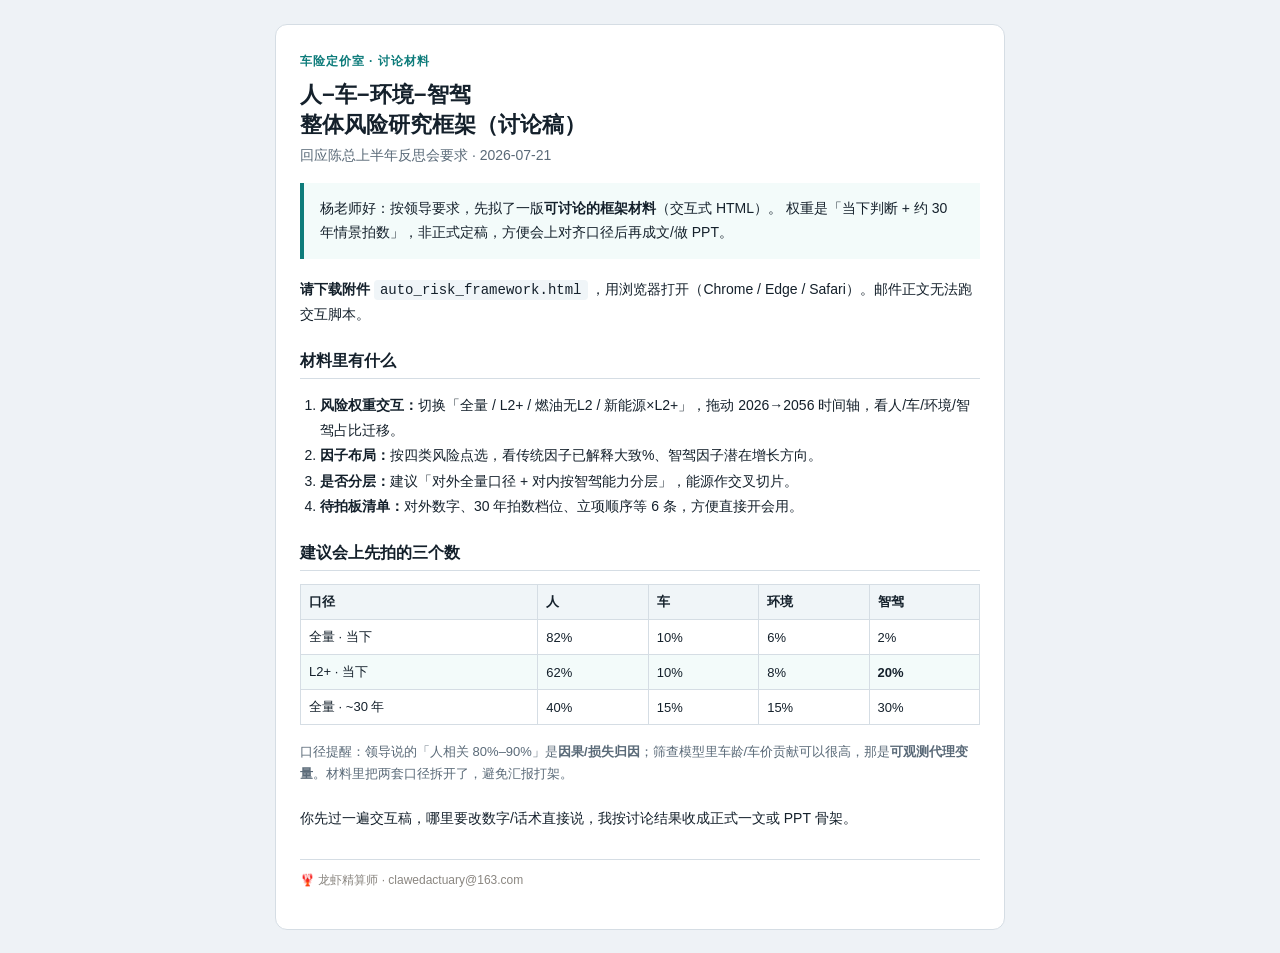
<file: data/reports/auto-risk-framework/email_body.html>
<!DOCTYPE html>
<html lang="zh-Hans">
<head>
<meta charset="utf-8">
<meta name="viewport" content="width=device-width, initial-scale=1">
<title>【讨论稿】人−车−环境−智驾 风险框架</title>
</head>
<body style="margin:0;padding:0;background:#eef2f6;font-family:'PingFang SC','Microsoft YaHei',sans-serif;color:#14202b;">
<div style="max-width:680px;margin:24px auto;padding:28px 24px;background:#ffffff;border:1px solid #d5dde4;border-radius:12px;">
  <div style="font-size:12px;letter-spacing:0.08em;color:#0e7c7b;font-weight:600;">车险定价室 · 讨论材料</div>
  <h1 style="font-size:22px;line-height:1.35;margin:10px 0 8px;">人−车−环境−智驾<br>整体风险研究框架（讨论稿）</h1>
  <p style="color:#5a6a78;font-size:14px;margin:0 0 18px;">回应陈总上半年反思会要求 · 2026-07-21</p>

  <div style="background:#f3fbfa;border-left:4px solid #0e7c7b;padding:14px 16px;font-size:14px;line-height:1.7;margin-bottom:18px;">
    杨老师好：按领导要求，先拟了一版<strong>可讨论的框架材料</strong>（交互式 HTML）。
    权重是「当下判断 + 约 30 年情景拍数」，非正式定稿，方便会上对齐口径后再成文/做 PPT。
  </div>

  <p style="font-size:14px;line-height:1.75;"><strong>请下载附件</strong>
    <code style="background:#f0f5f8;padding:2px 6px;border-radius:4px;">auto_risk_framework.html</code>
    ，用浏览器打开（Chrome / Edge / Safari）。邮件正文无法跑交互脚本。
  </p>

  <h2 style="font-size:16px;border-bottom:1px solid #d5dde4;padding-bottom:6px;margin-top:24px;">材料里有什么</h2>
  <ol style="font-size:14px;line-height:1.8;padding-left:20px;">
    <li><strong>风险权重交互：</strong>切换「全量 / L2+ / 燃油无L2 / 新能源×L2+」，拖动 2026→2056 时间轴，看人/车/环境/智驾占比迁移。</li>
    <li><strong>因子布局：</strong>按四类风险点选，看传统因子已解释大致%、智驾因子潜在增长方向。</li>
    <li><strong>是否分层：</strong>建议「对外全量口径 + 对内按智驾能力分层」，能源作交叉切片。</li>
    <li><strong>待拍板清单：</strong>对外数字、30 年拍数档位、立项顺序等 6 条，方便直接开会用。</li>
  </ol>

  <h2 style="font-size:16px;border-bottom:1px solid #d5dde4;padding-bottom:6px;margin-top:24px;">建议会上先拍的三个数</h2>
  <table style="width:100%;border-collapse:collapse;font-size:13px;margin-top:10px;">
    <tr>
      <th style="border:1px solid #d5dde4;background:#f0f5f8;padding:8px;text-align:left;">口径</th>
      <th style="border:1px solid #d5dde4;background:#f0f5f8;padding:8px;text-align:left;">人</th>
      <th style="border:1px solid #d5dde4;background:#f0f5f8;padding:8px;text-align:left;">车</th>
      <th style="border:1px solid #d5dde4;background:#f0f5f8;padding:8px;text-align:left;">环境</th>
      <th style="border:1px solid #d5dde4;background:#f0f5f8;padding:8px;text-align:left;">智驾</th>
    </tr>
    <tr>
      <td style="border:1px solid #d5dde4;padding:8px;">全量 · 当下</td>
      <td style="border:1px solid #d5dde4;padding:8px;">82%</td>
      <td style="border:1px solid #d5dde4;padding:8px;">10%</td>
      <td style="border:1px solid #d5dde4;padding:8px;">6%</td>
      <td style="border:1px solid #d5dde4;padding:8px;">2%</td>
    </tr>
    <tr style="background:#f3fbfa;">
      <td style="border:1px solid #d5dde4;padding:8px;">L2+ · 当下</td>
      <td style="border:1px solid #d5dde4;padding:8px;">62%</td>
      <td style="border:1px solid #d5dde4;padding:8px;">10%</td>
      <td style="border:1px solid #d5dde4;padding:8px;">8%</td>
      <td style="border:1px solid #d5dde4;padding:8px;"><strong>20%</strong></td>
    </tr>
    <tr>
      <td style="border:1px solid #d5dde4;padding:8px;">全量 · ~30 年</td>
      <td style="border:1px solid #d5dde4;padding:8px;">40%</td>
      <td style="border:1px solid #d5dde4;padding:8px;">15%</td>
      <td style="border:1px solid #d5dde4;padding:8px;">15%</td>
      <td style="border:1px solid #d5dde4;padding:8px;">30%</td>
    </tr>
  </table>

  <p style="font-size:13px;color:#5a6a78;margin-top:16px;line-height:1.7;">
    口径提醒：领导说的「人相关 80%–90%」是<strong>因果/损失归因</strong>；筛查模型里车龄/车价贡献可以很高，那是<strong>可观测代理变量</strong>。材料里把两套口径拆开了，避免汇报打架。
  </p>

  <p style="font-size:14px;margin-top:22px;line-height:1.7;">
    你先过一遍交互稿，哪里要改数字/话术直接说，我按讨论结果收成正式一文或 PPT 骨架。
  </p>
  <p style="color:#8a8680;font-size:12px;margin-top:28px;border-top:1px solid #d5dde4;padding-top:12px;">
    🦞 龙虾精算师 · clawedactuary@163.com
  </p>
</div>
</body>
</html>
</file>
